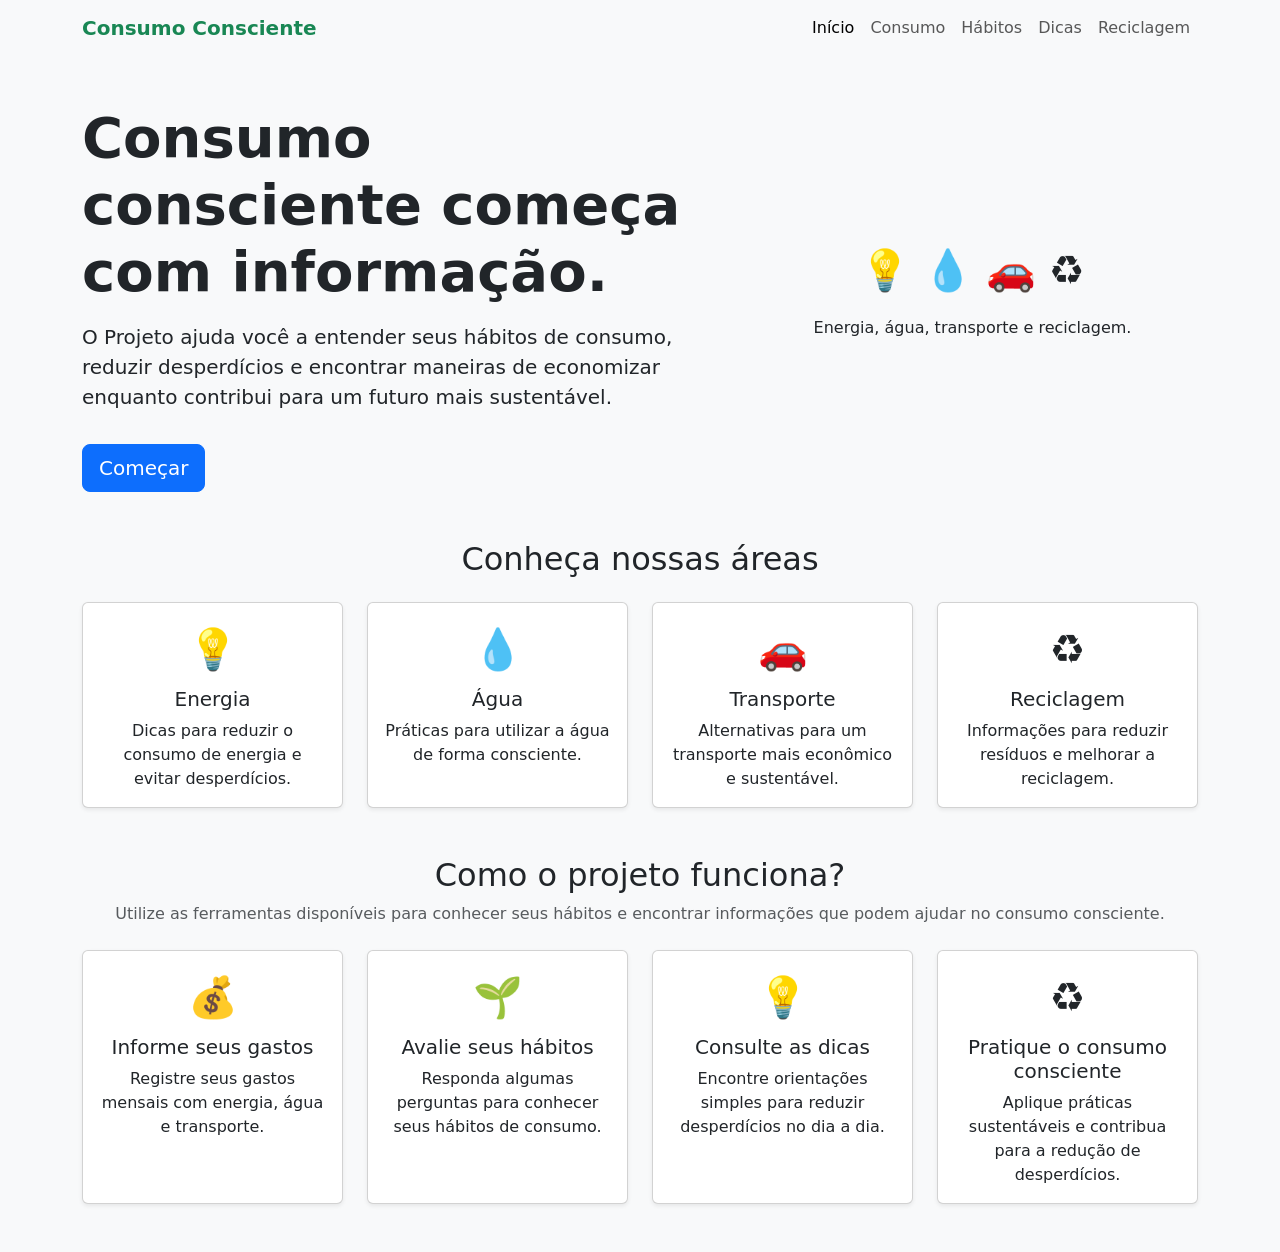
<file: index.html>
<!DOCTYPE html>
<html lang="pt-BR">
<head>
    <meta charset="UTF-8">
    <meta name="viewport" content="width=device-width, initial-scale=1.0">

    <title>Consumo Consciente</title>

    <!-- Bootstrap -->
    <link 
        href="https://cdn.jsdelivr.net/npm/bootstrap@5.3.3/dist/css/bootstrap.min.css" 
        rel="stylesheet"
    >

    <!-- CSS próprio -->
    <link rel="stylesheet" href="css/style.css">
</head>

<body>

    <!-- Menu -->
    <nav class="navbar navbar-expand-lg bg-body-tertiary">
    <div class="container">

        <a class="navbar-brand fw-bold" href="index.html">
            Consumo Consciente
        </a>

        <button 
            class="navbar-toggler"
            type="button"
            data-bs-toggle="collapse"
            data-bs-target="#menu"
        >
            <span class="navbar-toggler-icon"></span>
        </button>

        <div class="collapse navbar-collapse" id="menu">

            <ul class="navbar-nav ms-auto">

                <li class="nav-item">
                    <a class="nav-link active" href="index.html">
                        Início
                    </a>
                </li>

                <li class="nav-item">
                    <a class="nav-link" href="consumo.html">
                        Consumo
                    </a>
                </li>

                <li class="nav-item">
                    <a class="nav-link" href="habitos.html">
                        Hábitos
                    </a>
                </li>

                <li class="nav-item">
                    <a class="nav-link" href="dicas.html">
                        Dicas
                    </a>
                </li>

                <li class="nav-item">
                    <a class="nav-link" href="reciclagem.html">
                        Reciclagem
                    </a>
                </li>

            </ul>

        </div>

    </div>
</nav>


    <!-- Conteúdo principal -->
    <main>

        <section class="container py-5">

            <div class="row align-items-center">

                <div class="col-lg-7">

                    <h1 class="display-4 fw-bold">
                        Consumo consciente começa com informação.
                    </h1>

                    <p class="lead mt-3">
                        O Projeto ajuda você a entender seus hábitos de consumo,
                        reduzir desperdícios e encontrar maneiras de economizar
                        enquanto contribui para um futuro mais sustentável.
                    </p>

                    <a href="consumo.html" class="btn btn-primary btn-lg mt-3">
                        Começar
                    </a>

                </div>

                <div class="col-lg-5 text-center mt-4 mt-lg-0">

                    <div class="fs-1">
                        💡 💧 🚗 ♻️
                    </div>

                    <p class="mt-3">
                        Energia, água, transporte e reciclagem.
                    </p>

                </div>

            </div>

        </section>


        <!-- Áreas do projeto -->
        <section class="container pb-5">

    <h2 class="text-center mb-4">
        Conheça nossas áreas
    </h2>

    <div class="row g-4">

        <!-- Energia -->
        <div class="col-md-6 col-lg-3">

            <a 
                href="dicas.html#energia"
                class="text-decoration-none text-dark"
            >

                <div class="card h-100 shadow-sm">

                    <div class="card-body text-center">

                        <div class="fs-1">💡</div>

                        <h5 class="card-title mt-2">
                            Energia
                        </h5>

                        <p class="card-text">
                            Dicas para reduzir o consumo de energia
                            e evitar desperdícios.
                        </p>

                    </div>

                </div>

            </a>

        </div>


        <!-- Água -->
        <div class="col-md-6 col-lg-3">

            <a 
                href="dicas.html#agua"
                class="text-decoration-none text-dark"
            >

                <div class="card h-100 shadow-sm">

                    <div class="card-body text-center">

                        <div class="fs-1">💧</div>

                        <h5 class="card-title mt-2">
                            Água
                        </h5>

                        <p class="card-text">
                            Práticas para utilizar a água de forma
                            consciente.
                        </p>

                    </div>

                </div>

            </a>

        </div>


        <!-- Transporte -->
        <div class="col-md-6 col-lg-3">

            <a 
                href="dicas.html#transporte"
                class="text-decoration-none text-dark"
            >

                <div class="card h-100 shadow-sm">

                    <div class="card-body text-center">

                        <div class="fs-1">🚗</div>

                        <h5 class="card-title mt-2">
                            Transporte
                        </h5>

                        <p class="card-text">
                            Alternativas para um transporte mais
                            econômico e sustentável.
                        </p>

                    </div>

                </div>

            </a>

        </div>


        <!-- Reciclagem -->
        <div class="col-md-6 col-lg-3">

            <a 
                href="reciclagem.html"
                class="text-decoration-none text-dark"
            >

                <div class="card h-100 shadow-sm">

                    <div class="card-body text-center">

                        <div class="fs-1">♻️</div>

                        <h5 class="card-title mt-2">
                            Reciclagem
                        </h5>

                        <p class="card-text">
                            Informações para reduzir resíduos e
                            melhorar a reciclagem.
                        </p>

                    </div>

                </div>

            </a>

        </div>

    </div>

</section>

<section class="container pb-5">

    <div class="text-center mb-4">

        <h2>Como o projeto funciona?</h2>

        <p class="text-muted">
            Utilize as ferramentas disponíveis para conhecer seus hábitos
            e encontrar informações que podem ajudar no consumo consciente.
        </p>

    </div>

    <div class="row g-4">

        <div class="col-md-6 col-lg-3">

            <a href="consumo.html" class="text-decoration-none text-dark">

                <div class="card h-100 shadow-sm">

                    <div class="card-body text-center">

                        <div class="fs-1">💰</div>

                            <h5 class="mt-2">
                                 Informe seus gastos
                            </h5>

                            <p class="card-text">
                                Registre seus gastos mensais com energia,
                                água e transporte.
                            </p>

                        </div>

                    </div>

                </a>

            </div>


        <div class="col-md-6 col-lg-3">

            <a href="habitos.html" class="text-decoration-none text-dark">

                <div class="card h-100 shadow-sm">

                    <div class="card-body text-center">

                        <div class="fs-1">🌱</div>

                            <h5 class="mt-2">
                                Avalie seus hábitos
                            </h5>

                            <p class="card-text">
                                Responda algumas perguntas para conhecer
                                seus hábitos de consumo.
                            </p>

                        </div>

                    </div>

                </a>

        </div>


        <div class="col-md-6 col-lg-3">

            <a href="dicas.html" class="text-decoration-none text-dark">

                <div class="card h-100 shadow-sm">

                    <div class="card-body text-center">

                        <div class="fs-1">💡</div>

                            <h5 class="mt-2">
                                Consulte as dicas
                            </h5>

                            <p class="card-text">
                                Encontre orientações simples para reduzir
                                desperdícios no dia a dia.
                            </p>

                        </div>

                    </div>

                </a>

            </div>


        <div class="col-md-6 col-lg-3">

            <a href="reciclagem.html" class="text-decoration-none text-dark">

                <div class="card h-100 shadow-sm">

                    <div class="card-body text-center">

                        <div class="fs-1">♻️</div>

                            <h5 class="mt-2">
                                Pratique o consumo consciente
                            </h5>

                            <p class="card-text">
                                Aplique práticas sustentáveis e contribua
                                para a redução de desperdícios.
                            </p>

                        </div>

                    </div>

                </a>

            </div>

    </div>

</section>

    </main>


    <!-- Bootstrap JavaScript -->
    <script 
        src="https://cdn.jsdelivr.net/npm/bootstrap@5.3.3/dist/js/bootstrap.bundle.min.js">
    </script>

    <!-- JavaScript próprio -->
    <script src="js/script.js"></script>

</body>
</html>
</file>
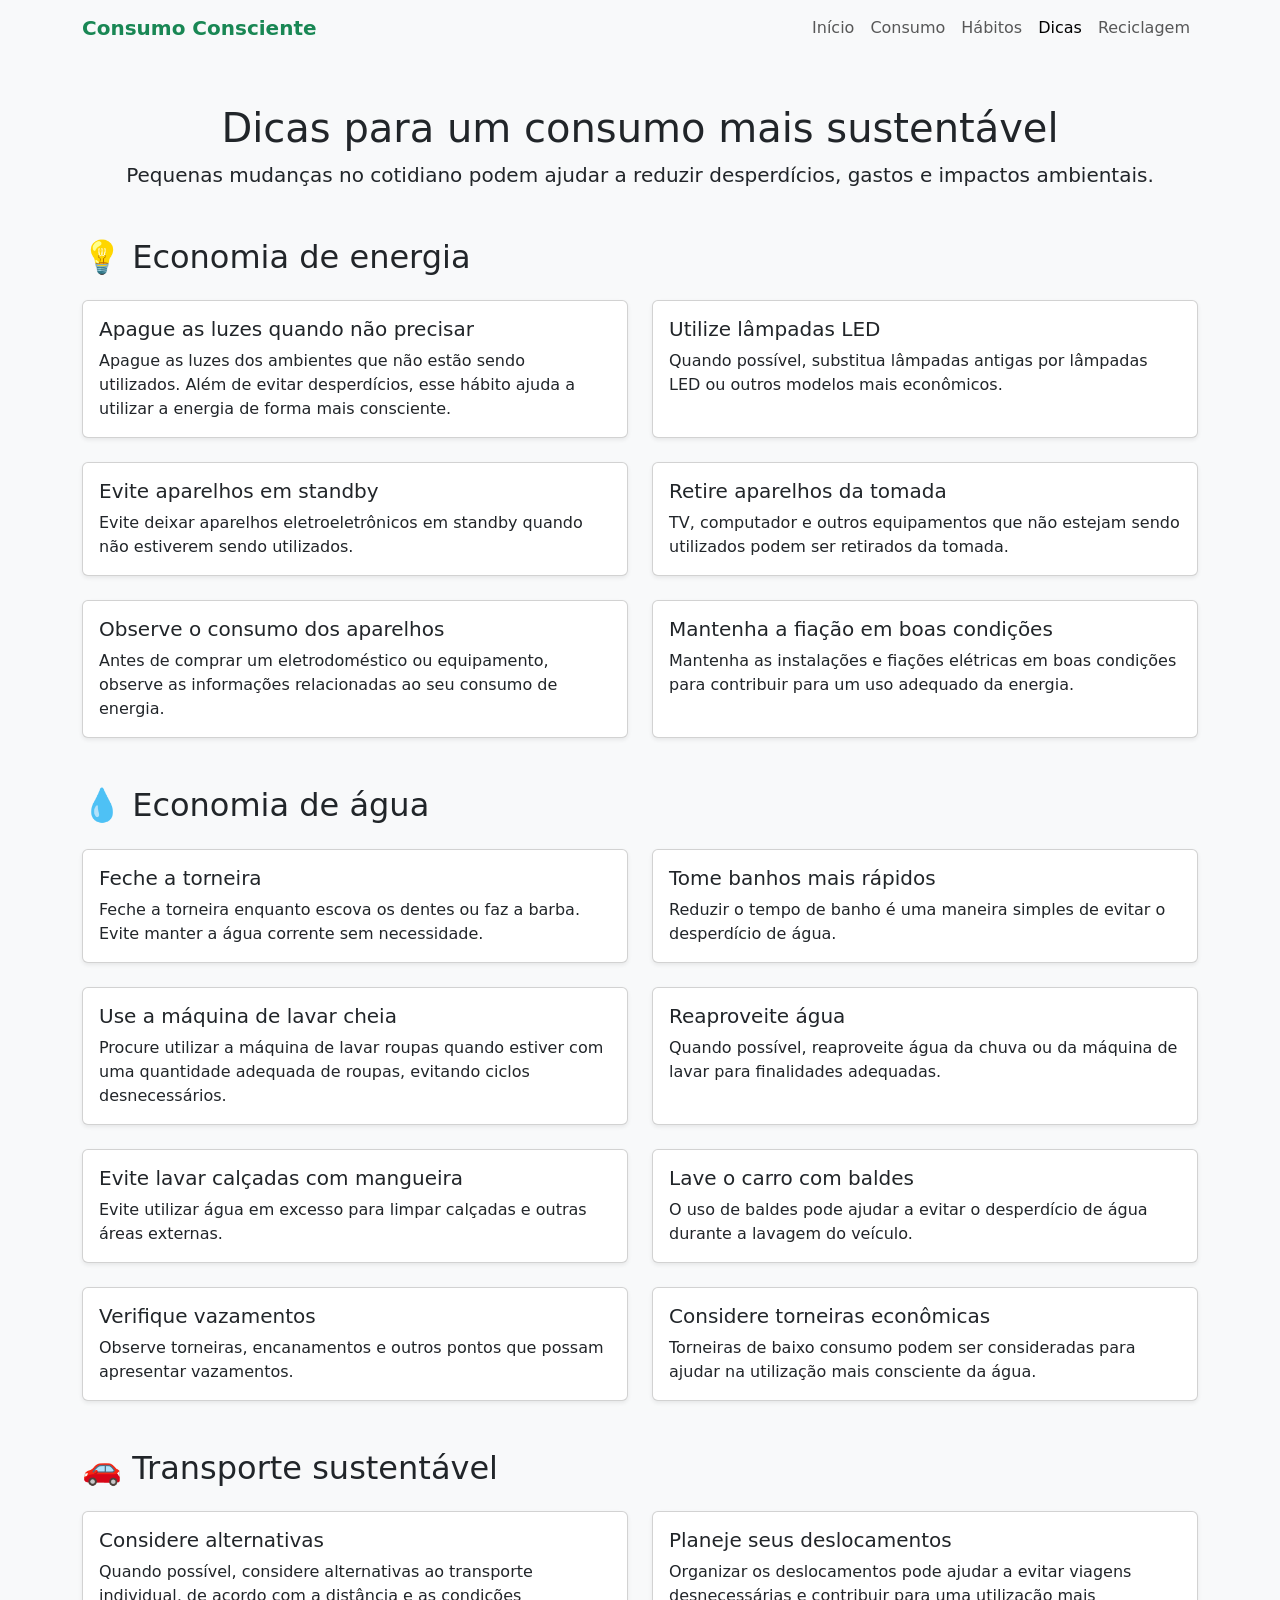
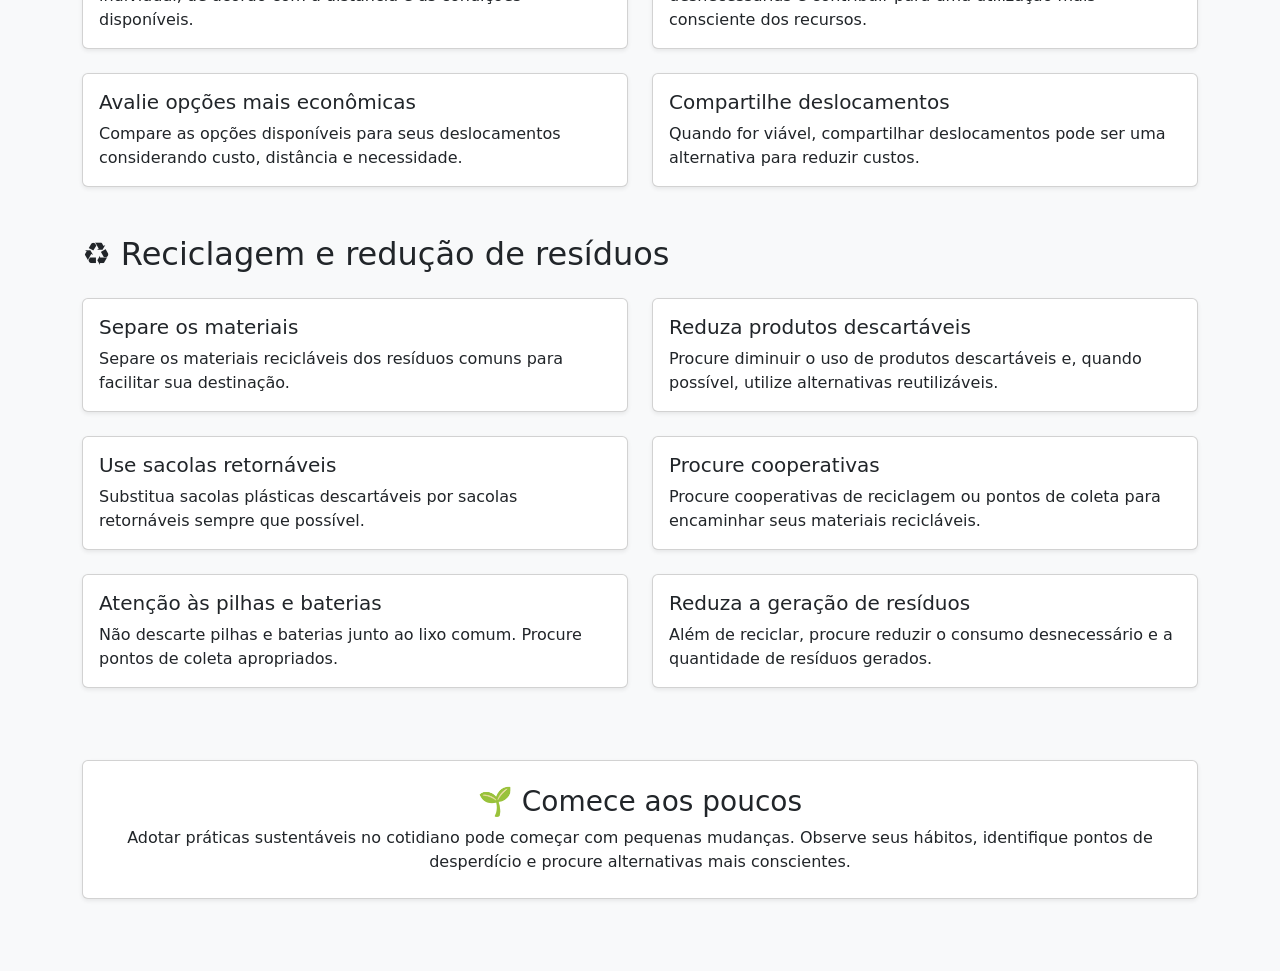
<file: dicas.html>
<!DOCTYPE html>
<html lang="pt-BR">

<head>
    <meta charset="UTF-8">
    <meta name="viewport" content="width=device-width, initial-scale=1.0">

    <title>Dicas Sustentáveis</title>

    <!-- Bootstrap -->
    <link 
        href="https://cdn.jsdelivr.net/npm/bootstrap@5.3.3/dist/css/bootstrap.min.css" 
        rel="stylesheet"
    >

    <!-- CSS próprio -->
    <link rel="stylesheet" href="css/style.css">
</head>

<body>

    <!-- Menu -->
    <nav class="navbar navbar-expand-lg bg-body-tertiary">
        <div class="container">

            <a class="navbar-brand fw-bold" href="index.html">
                Consumo Consciente
            </a>

            <button 
                class="navbar-toggler"
                type="button"
                data-bs-toggle="collapse"
                data-bs-target="#menu"
            >
                <span class="navbar-toggler-icon"></span>
            </button>

            <div class="collapse navbar-collapse" id="menu">

                <ul class="navbar-nav ms-auto">

                    <li class="nav-item">
                        <a class="nav-link" href="index.html">
                            Início
                        </a>
                    </li>

                    <li class="nav-item">
                        <a class="nav-link" href="consumo.html">
                            Consumo
                        </a>
                    </li>

                    <li class="nav-item">
                        <a class="nav-link" href="habitos.html">
                            Hábitos
                        </a>
                    </li>

                    <li class="nav-item">
                        <a class="nav-link active" href="dicas.html">
                            Dicas
                        </a>
                    </li>

                    <li class="nav-item">
                        <a class="nav-link" href="reciclagem.html">
                            Reciclagem
                        </a>
                    </li>

                </ul>

            </div>

        </div>
    </nav>


    <!-- Conteúdo -->
    <main class="container py-5">

        <div class="text-center mb-5">

            <h1>Dicas para um consumo mais sustentável</h1>

            <p class="lead">
                Pequenas mudanças no cotidiano podem ajudar a reduzir
                desperdícios, gastos e impactos ambientais.
            </p>

        </div>


        <!-- Energia -->
        <section id="energia" class="mb-5">

    <h2 class="mb-4">
        💡 Economia de energia
    </h2>

    <div class="row g-4">

        <div class="col-md-6">
            <div class="card h-100 shadow-sm">
                <div class="card-body">
                    <h5 class="card-title">
                        Apague as luzes quando não precisar
                    </h5>
                    <p class="card-text">
                        Apague as luzes dos ambientes que não estão sendo
                        utilizados. Além de evitar desperdícios, esse hábito
                        ajuda a utilizar a energia de forma mais consciente.
                    </p>
                </div>
            </div>
        </div>

        <div class="col-md-6">
            <div class="card h-100 shadow-sm">
                <div class="card-body">
                    <h5 class="card-title">
                        Utilize lâmpadas LED
                    </h5>
                    <p class="card-text">
                        Quando possível, substitua lâmpadas antigas por
                        lâmpadas LED ou outros modelos mais econômicos.
                    </p>
                </div>
            </div>
        </div>

        <div class="col-md-6">
            <div class="card h-100 shadow-sm">
                <div class="card-body">
                    <h5 class="card-title">
                        Evite aparelhos em standby
                    </h5>
                    <p class="card-text">
                        Evite deixar aparelhos eletroeletrônicos em
                        standby quando não estiverem sendo utilizados.
                    </p>
                </div>
            </div>
        </div>

        <div class="col-md-6">
            <div class="card h-100 shadow-sm">
                <div class="card-body">
                    <h5 class="card-title">
                        Retire aparelhos da tomada
                    </h5>
                    <p class="card-text">
                        TV, computador e outros equipamentos que não estejam
                        sendo utilizados podem ser retirados da tomada.
                    </p>
                </div>
            </div>
        </div>

        <div class="col-md-6">
            <div class="card h-100 shadow-sm">
                <div class="card-body">
                    <h5 class="card-title">
                        Observe o consumo dos aparelhos
                    </h5>
                    <p class="card-text">
                        Antes de comprar um eletrodoméstico ou equipamento,
                        observe as informações relacionadas ao seu consumo
                        de energia.
                    </p>
                </div>
            </div>
        </div>

        <div class="col-md-6">
            <div class="card h-100 shadow-sm">
                <div class="card-body">
                    <h5 class="card-title">
                        Mantenha a fiação em boas condições
                    </h5>
                    <p class="card-text">
                        Mantenha as instalações e fiações elétricas em
                        boas condições para contribuir para um uso adequado
                        da energia.
                    </p>
                </div>
            </div>
        </div>

    </div>

</section>


        <!-- Água -->
        <section id="agua" class="mb-5">

    <h2 class="mb-4">
        💧 Economia de água
    </h2>

    <div class="row g-4">

        <div class="col-md-6">
            <div class="card h-100 shadow-sm">
                <div class="card-body">
                    <h5 class="card-title">
                        Feche a torneira
                    </h5>
                    <p class="card-text">
                        Feche a torneira enquanto escova os dentes ou
                        faz a barba. Evite manter a água corrente sem
                        necessidade.
                    </p>
                </div>
            </div>
        </div>

        <div class="col-md-6">
            <div class="card h-100 shadow-sm">
                <div class="card-body">
                    <h5 class="card-title">
                        Tome banhos mais rápidos
                    </h5>
                    <p class="card-text">
                        Reduzir o tempo de banho é uma maneira simples
                        de evitar o desperdício de água.
                    </p>
                </div>
            </div>
        </div>

        <div class="col-md-6">
            <div class="card h-100 shadow-sm">
                <div class="card-body">
                    <h5 class="card-title">
                        Use a máquina de lavar cheia
                    </h5>
                    <p class="card-text">
                        Procure utilizar a máquina de lavar roupas quando
                        estiver com uma quantidade adequada de roupas,
                        evitando ciclos desnecessários.
                    </p>
                </div>
            </div>
        </div>

        <div class="col-md-6">
            <div class="card h-100 shadow-sm">
                <div class="card-body">
                    <h5 class="card-title">
                        Reaproveite água
                    </h5>
                    <p class="card-text">
                        Quando possível, reaproveite água da chuva ou
                        da máquina de lavar para finalidades adequadas.
                    </p>
                </div>
            </div>
        </div>

        <div class="col-md-6">
            <div class="card h-100 shadow-sm">
                <div class="card-body">
                    <h5 class="card-title">
                        Evite lavar calçadas com mangueira
                    </h5>
                    <p class="card-text">
                        Evite utilizar água em excesso para limpar
                        calçadas e outras áreas externas.
                    </p>
                </div>
            </div>
        </div>

        <div class="col-md-6">
            <div class="card h-100 shadow-sm">
                <div class="card-body">
                    <h5 class="card-title">
                        Lave o carro com baldes
                    </h5>
                    <p class="card-text">
                        O uso de baldes pode ajudar a evitar o desperdício
                        de água durante a lavagem do veículo.
                    </p>
                </div>
            </div>
        </div>

        <div class="col-md-6">
            <div class="card h-100 shadow-sm">
                <div class="card-body">
                    <h5 class="card-title">
                        Verifique vazamentos
                    </h5>
                    <p class="card-text">
                        Observe torneiras, encanamentos e outros pontos
                        que possam apresentar vazamentos.
                    </p>
                </div>
            </div>
        </div>

        <div class="col-md-6">
            <div class="card h-100 shadow-sm">
                <div class="card-body">
                    <h5 class="card-title">
                        Considere torneiras econômicas
                    </h5>
                    <p class="card-text">
                        Torneiras de baixo consumo podem ser consideradas
                        para ajudar na utilização mais consciente da água.
                    </p>
                </div>
            </div>
        </div>

    </div>

</section>


        <!-- Transporte -->
        <section id="transporte" class="mb-5">

            <h2 class="mb-4">
                🚗 Transporte sustentável
            </h2>

            <div class="row g-4">

                <div class="col-md-6">
                    <div class="card h-100 shadow-sm">

                        <div class="card-body">

                            <h5 class="card-title">
                                Considere alternativas
                            </h5>

                            <p class="card-text">
                                Quando possível, considere alternativas ao
                                transporte individual, de acordo com a
                                distância e as condições disponíveis.
                            </p>

                        </div>

                    </div>
                </div>


                <div class="col-md-6">
                    <div class="card h-100 shadow-sm">

                        <div class="card-body">

                            <h5 class="card-title">
                                Planeje seus deslocamentos
                            </h5>

                            <p class="card-text">
                                Organizar os deslocamentos pode ajudar a
                                evitar viagens desnecessárias e contribuir
                                para uma utilização mais consciente dos
                                recursos.
                            </p>

                        </div>

                    </div>
                </div>


                <div class="col-md-6">
                    <div class="card h-100 shadow-sm">

                        <div class="card-body">

                            <h5 class="card-title">
                                Avalie opções mais econômicas
                            </h5>

                            <p class="card-text">
                                Compare as opções disponíveis para seus
                                deslocamentos considerando custo,
                                distância e necessidade.
                            </p>

                        </div>

                    </div>
                </div>


                <div class="col-md-6">
                    <div class="card h-100 shadow-sm">

                        <div class="card-body">

                            <h5 class="card-title">
                                Compartilhe deslocamentos
                            </h5>

                            <p class="card-text">
                                Quando for viável, compartilhar deslocamentos
                                pode ser uma alternativa para reduzir custos.
                            </p>

                        </div>

                    </div>
                </div>

            </div>

        </section>


        <!-- Reciclagem -->
        <section id="residuos" class="mb-5">

    <h2 class="mb-4">
        ♻️ Reciclagem e redução de resíduos
    </h2>

    <div class="row g-4">

        <div class="col-md-6">
            <div class="card h-100 shadow-sm">
                <div class="card-body">
                    <h5 class="card-title">
                        Separe os materiais
                    </h5>
                    <p class="card-text">
                        Separe os materiais recicláveis dos resíduos
                        comuns para facilitar sua destinação.
                    </p>
                </div>
            </div>
        </div>

        <div class="col-md-6">
            <div class="card h-100 shadow-sm">
                <div class="card-body">
                    <h5 class="card-title">
                        Reduza produtos descartáveis
                    </h5>
                    <p class="card-text">
                        Procure diminuir o uso de produtos descartáveis
                        e, quando possível, utilize alternativas
                        reutilizáveis.
                    </p>
                </div>
            </div>
        </div>

        <div class="col-md-6">
            <div class="card h-100 shadow-sm">
                <div class="card-body">
                    <h5 class="card-title">
                        Use sacolas retornáveis
                    </h5>
                    <p class="card-text">
                        Substitua sacolas plásticas descartáveis por
                        sacolas retornáveis sempre que possível.
                    </p>
                </div>
            </div>
        </div>

        <div class="col-md-6">
            <div class="card h-100 shadow-sm">
                <div class="card-body">
                    <h5 class="card-title">
                        Procure cooperativas
                    </h5>
                    <p class="card-text">
                        Procure cooperativas de reciclagem ou pontos
                        de coleta para encaminhar seus materiais recicláveis.
                    </p>
                </div>
            </div>
        </div>

        <div class="col-md-6">
            <div class="card h-100 shadow-sm">
                <div class="card-body">
                    <h5 class="card-title">
                        Atenção às pilhas e baterias
                    </h5>
                    <p class="card-text">
                        Não descarte pilhas e baterias junto ao lixo
                        comum. Procure pontos de coleta apropriados.
                    </p>
                </div>
            </div>
        </div>

        <div class="col-md-6">
            <div class="card h-100 shadow-sm">
                <div class="card-body">
                    <h5 class="card-title">
                        Reduza a geração de resíduos
                    </h5>
                    <p class="card-text">
                        Além de reciclar, procure reduzir o consumo
                        desnecessário e a quantidade de resíduos gerados.
                    </p>
                </div>
            </div>
        </div>

    </div>

</section>


        <!-- Mensagem final -->
        <section class="text-center py-4">

            <div class="card shadow-sm">

                <div class="card-body p-4">

                    <h3>
                        🌱 Comece aos poucos
                    </h3>

                    <p class="mb-0">
                        Adotar práticas sustentáveis no cotidiano pode começar
                        com pequenas mudanças. Observe seus hábitos, identifique
                        pontos de desperdício e procure alternativas mais
                        conscientes.
                    </p>

                </div>

            </div>

        </section>

    </main>


    <!-- Bootstrap JS -->
    <script 
        src="https://cdn.jsdelivr.net/npm/bootstrap@5.3.3/dist/js/bootstrap.bundle.min.js">
    </script>

    <!-- JavaScript próprio -->
    <script src="js/script.js"></script>

</body>
</html>
</file>
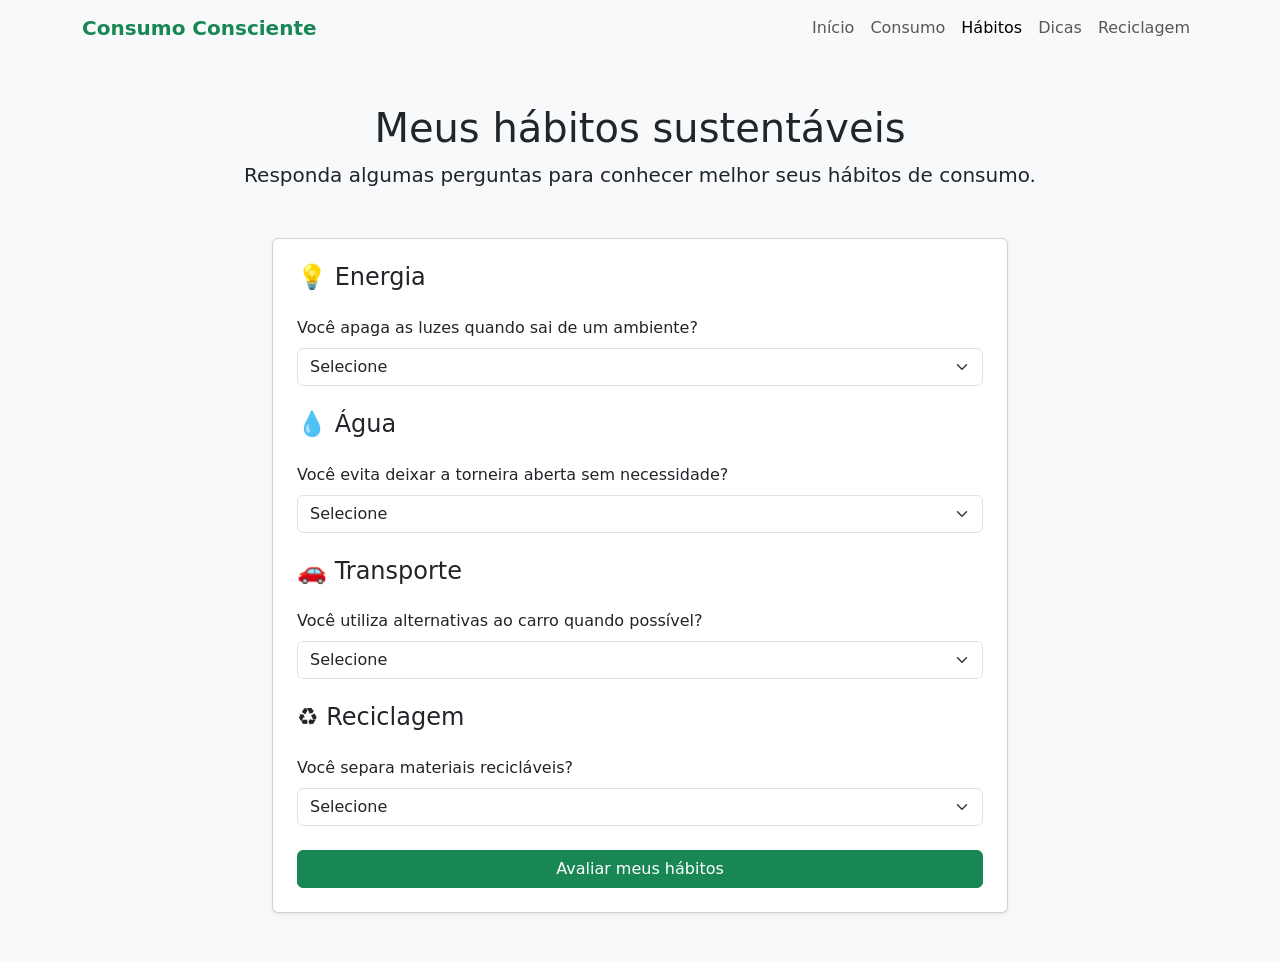
<file: habitos.html>
<!DOCTYPE html>
<html lang="pt-BR">
<head>
    <meta charset="UTF-8">
    <meta name="viewport" content="width=device-width, initial-scale=1.0">

    <title>Hábitos Sustentáveis</title>

    <link 
        href="https://cdn.jsdelivr.net/npm/bootstrap@5.3.3/dist/css/bootstrap.min.css" 
        rel="stylesheet"
    >

    <link rel="stylesheet" href="css/style.css">
</head>

<body>

    <!-- Menu -->
    <nav class="navbar navbar-expand-lg bg-body-tertiary">
        <div class="container">

            <a class="navbar-brand fw-bold" href="index.html">
                Consumo Consciente
            </a>

            <button 
                class="navbar-toggler"
                type="button"
                data-bs-toggle="collapse"
                data-bs-target="#menu"
            >
                <span class="navbar-toggler-icon"></span>
            </button>

            <div class="collapse navbar-collapse" id="menu">

                <ul class="navbar-nav ms-auto">

                    <li class="nav-item">
                        <a class="nav-link" href="index.html">
                            Início
                        </a>
                    </li>

                    <li class="nav-item">
                        <a class="nav-link" href="consumo.html">
                            Consumo
                        </a>
                    </li>

                    <li class="nav-item">
                        <a class="nav-link active" href="habitos.html">
                            Hábitos
                        </a>
                    </li>

                    <li class="nav-item">
                        <a class="nav-link" href="dicas.html">
                            Dicas
                        </a>
                    </li>

                    <li class="nav-item">
                        <a class="nav-link" href="reciclagem.html">
                            Reciclagem
                        </a>
                    </li>

                </ul>

            </div>

        </div>
    </nav>


    <!-- Conteúdo -->
    <main class="container py-5">

        <div class="text-center mb-5">

            <h1>Meus hábitos sustentáveis</h1>

            <p class="lead">
                Responda algumas perguntas para conhecer melhor
                seus hábitos de consumo.
            </p>

        </div>


        <div class="row justify-content-center">

            <div class="col-lg-8">

                <div class="card shadow-sm">

                    <div class="card-body p-4">

                        <h4 class="mb-4">
                            💡 Energia
                        </h4>

                        <label class="form-label">
                            Você apaga as luzes quando sai de um ambiente?
                        </label>

                        <select class="form-select mb-4" id="luzes">
                            <option value="">Selecione</option>
                            <option value="sim">Sempre</option>
                            <option value="as-vezes">Às vezes</option>
                            <option value="nao">Nunca</option>
                        </select>


                        <h4 class="mb-4">
                            💧 Água
                        </h4>

                        <label class="form-label">
                            Você evita deixar a torneira aberta sem necessidade?
                        </label>

                        <select class="form-select mb-4" id="torneira">
                            <option value="">Selecione</option>
                            <option value="sim">Sempre</option>
                            <option value="as-vezes">Às vezes</option>
                            <option value="nao">Nunca</option>
                        </select>


                        <h4 class="mb-4">
                            🚗 Transporte
                        </h4>

                        <label class="form-label">
                            Você utiliza alternativas ao carro quando possível?
                        </label>

                        <select class="form-select mb-4" id="transporteHabito">
                            <option value="">Selecione</option>
                            <option value="sim">Sempre</option>
                            <option value="as-vezes">Às vezes</option>
                            <option value="nao">Nunca</option>
                        </select>


                        <h4 class="mb-4">
                            ♻️ Reciclagem
                        </h4>

                        <label class="form-label">
                            Você separa materiais recicláveis?
                        </label>

                        <select class="form-select mb-4" id="reciclagemHabito">
                            <option value="">Selecione</option>
                            <option value="sim">Sempre</option>
                            <option value="as-vezes">Às vezes</option>
                            <option value="nao">Nunca</option>
                        </select>


                        <button
                            type="button"
                            class="btn btn-success w-100"
                            onclick="avaliarHabitos()"
                        >
                            Avaliar meus hábitos
                        </button>


                        <div
                            id="resultadoHabitos"
                            class="alert alert-success mt-4 d-none"
                        >
                        </div>

                    </div>

                </div>

            </div>

        </div>

    </main>


    <script 
        src="https://cdn.jsdelivr.net/npm/bootstrap@5.3.3/dist/js/bootstrap.bundle.min.js">
    </script>

    <script src="js/script.js"></script>

</body>
</html>
</file>
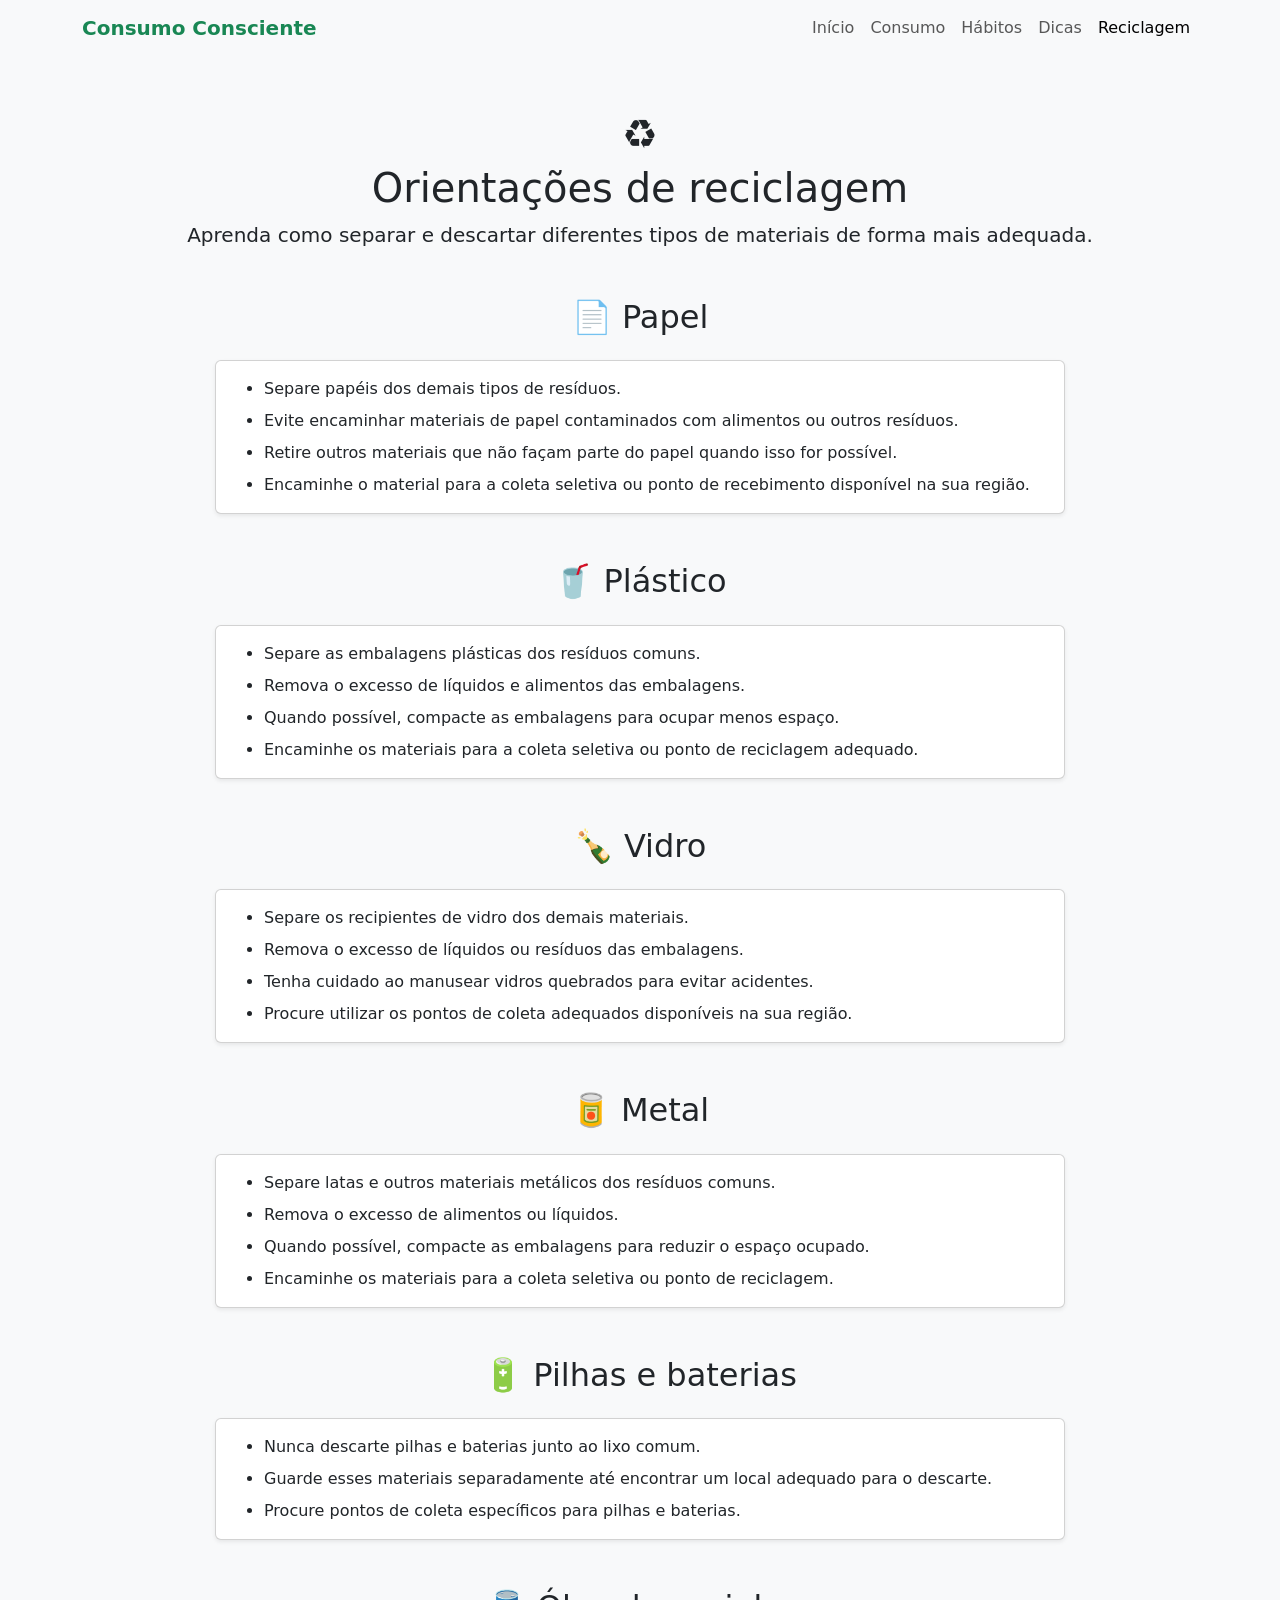
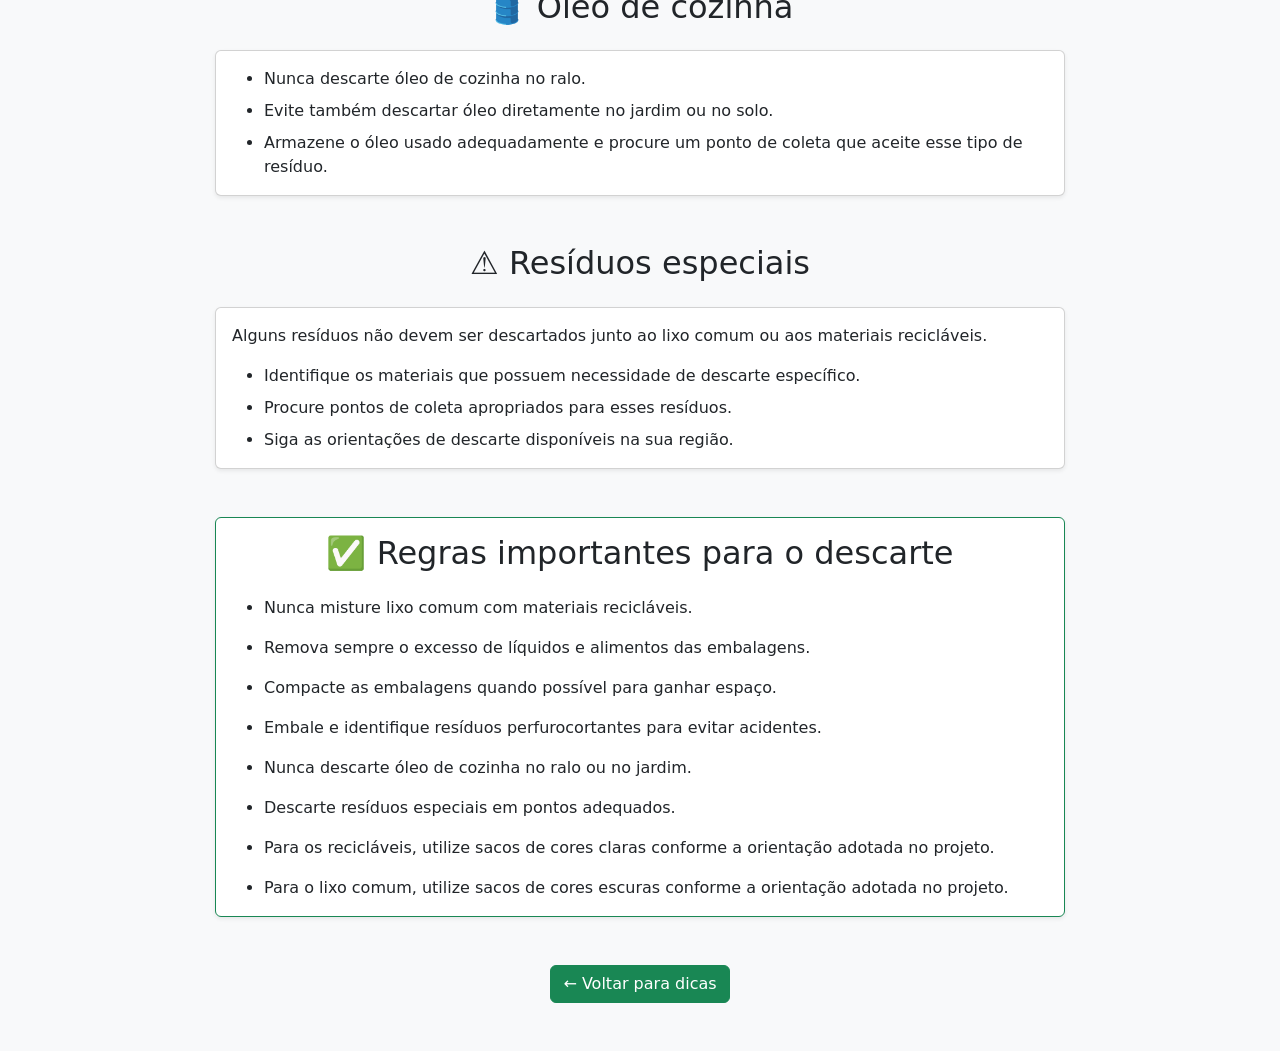
<file: reciclagem.html>
<!DOCTYPE html>
<html lang="pt-BR">
<head>
    <meta charset="UTF-8">
    <meta name="viewport" content="width=device-width, initial-scale=1.0">

    <title>Reciclagem</title>

    <!-- Bootstrap -->
    <link 
        href="https://cdn.jsdelivr.net/npm/bootstrap@5.3.3/dist/css/bootstrap.min.css" 
        rel="stylesheet"
    >

    <!-- CSS próprio -->
    <link rel="stylesheet" href="css/style.css">
</head>

<body>

    <!-- Menu -->
    <nav class="navbar navbar-expand-lg bg-body-tertiary">
        <div class="container">

            <a class="navbar-brand fw-bold" href="index.html">
                Consumo Consciente
            </a>

            <button 
                class="navbar-toggler"
                type="button"
                data-bs-toggle="collapse"
                data-bs-target="#menu"
            >
                <span class="navbar-toggler-icon"></span>
            </button>

            <div class="collapse navbar-collapse" id="menu">

                <ul class="navbar-nav ms-auto">

                    <li class="nav-item">
                        <a class="nav-link" href="index.html">
                            Início
                        </a>
                    </li>

                    <li class="nav-item">
                        <a class="nav-link" href="consumo.html">
                            Consumo
                        </a>
                    </li>

                    <li class="nav-item">
                        <a class="nav-link" href="habitos.html">
                            Hábitos
                        </a>
                    </li>

                    <li class="nav-item">
                        <a class="nav-link" href="dicas.html">
                            Dicas
                        </a>
                    </li>

                    <li class="nav-item">
                        <a class="nav-link active" href="reciclagem.html">
                            Reciclagem
                        </a>
                    </li>

                </ul>

            </div>

        </div>
    </nav>


    <main class="container py-5 pagina-reciclagem">

        <!-- Introdução -->
        <div class="text-center mb-5">

            <div class="fs-1">♻️</div>

            <h1>Orientações de reciclagem</h1>

            <p class="lead">
                Aprenda como separar e descartar diferentes tipos
                de materiais de forma mais adequada.
            </p>

        </div>


        <!-- PAPEL -->
        <section class="mb-5">

            <h2 class="mb-4">📄 Papel</h2>

            <div class="card shadow-sm">

                <div class="card-body">

                    <ul class="mb-0">

                        <li class="mb-2">
                            Separe papéis dos demais tipos de resíduos.
                        </li>

                        <li class="mb-2">
                            Evite encaminhar materiais de papel contaminados
                            com alimentos ou outros resíduos.
                        </li>

                        <li class="mb-2">
                            Retire outros materiais que não façam parte
                            do papel quando isso for possível.
                        </li>

                        <li>
                            Encaminhe o material para a coleta seletiva
                            ou ponto de recebimento disponível na sua região.
                        </li>

                    </ul>

                </div>

            </div>

        </section>


        <!-- PLÁSTICO -->
        <section class="mb-5">

            <h2 class="mb-4">🥤 Plástico</h2>

            <div class="card shadow-sm">

                <div class="card-body">

                    <ul class="mb-0">

                        <li class="mb-2">
                            Separe as embalagens plásticas dos resíduos comuns.
                        </li>

                        <li class="mb-2">
                            Remova o excesso de líquidos e alimentos das embalagens.
                        </li>

                        <li class="mb-2">
                            Quando possível, compacte as embalagens para
                            ocupar menos espaço.
                        </li>

                        <li>
                            Encaminhe os materiais para a coleta seletiva
                            ou ponto de reciclagem adequado.
                        </li>

                    </ul>

                </div>

            </div>

        </section>


        <!-- VIDRO -->
        <section class="mb-5">

            <h2 class="mb-4">🍾 Vidro</h2>

            <div class="card shadow-sm">

                <div class="card-body">

                    <ul class="mb-0">

                        <li class="mb-2">
                            Separe os recipientes de vidro dos demais materiais.
                        </li>

                        <li class="mb-2">
                            Remova o excesso de líquidos ou resíduos das embalagens.
                        </li>

                        <li class="mb-2">
                            Tenha cuidado ao manusear vidros quebrados
                            para evitar acidentes.
                        </li>

                        <li>
                            Procure utilizar os pontos de coleta adequados
                            disponíveis na sua região.
                        </li>

                    </ul>

                </div>

            </div>

        </section>


        <!-- METAL -->
        <section class="mb-5">

            <h2 class="mb-4">🥫 Metal</h2>

            <div class="card shadow-sm">

                <div class="card-body">

                    <ul class="mb-0">

                        <li class="mb-2">
                            Separe latas e outros materiais metálicos
                            dos resíduos comuns.
                        </li>

                        <li class="mb-2">
                            Remova o excesso de alimentos ou líquidos.
                        </li>

                        <li class="mb-2">
                            Quando possível, compacte as embalagens
                            para reduzir o espaço ocupado.
                        </li>

                        <li>
                            Encaminhe os materiais para a coleta seletiva
                            ou ponto de reciclagem.
                        </li>

                    </ul>

                </div>

            </div>

        </section>


        <!-- PILHAS E BATERIAS -->
        <section class="mb-5">

            <h2 class="mb-4">🔋 Pilhas e baterias</h2>

            <div class="card shadow-sm">

                <div class="card-body">

                    <ul class="mb-0">

                        <li class="mb-2">
                            Nunca descarte pilhas e baterias junto ao lixo comum.
                        </li>

                        <li class="mb-2">
                            Guarde esses materiais separadamente até encontrar
                            um local adequado para o descarte.
                        </li>

                        <li>
                            Procure pontos de coleta específicos para
                            pilhas e baterias.
                        </li>

                    </ul>

                </div>

            </div>

        </section>


        <!-- ÓLEO DE COZINHA -->
        <section class="mb-5">

            <h2 class="mb-4">🛢️ Óleo de cozinha</h2>

            <div class="card shadow-sm">

                <div class="card-body">

                    <ul class="mb-0">

                        <li class="mb-2">
                            Nunca descarte óleo de cozinha no ralo.
                        </li>

                        <li class="mb-2">
                            Evite também descartar óleo diretamente
                            no jardim ou no solo.
                        </li>

                        <li>
                            Armazene o óleo usado adequadamente e procure
                            um ponto de coleta que aceite esse tipo de resíduo.
                        </li>

                    </ul>

                </div>

            </div>

        </section>


        <!-- RESÍDUOS ESPECIAIS -->
        <section class="mb-5">

            <h2 class="mb-4">⚠️ Resíduos especiais</h2>

            <div class="card shadow-sm">

                <div class="card-body">

                    <p>
                        Alguns resíduos não devem ser descartados junto
                        ao lixo comum ou aos materiais recicláveis.
                    </p>

                    <ul class="mb-0">

                        <li class="mb-2">
                            Identifique os materiais que possuem
                            necessidade de descarte específico.
                        </li>

                        <li class="mb-2">
                            Procure pontos de coleta apropriados
                            para esses resíduos.
                        </li>

                        <li>
                            Siga as orientações de descarte disponíveis
                            na sua região.
                        </li>

                    </ul>

                </div>

            </div>

        </section>


        <!-- REGRAS IMPORTANTES -->
        <section class="mb-5">

            <div class="card shadow-sm border-success">

                <div class="card-body">

                    <h2 class="mb-4">
                        ✅ Regras importantes para o descarte
                    </h2>

                    <ul class="mb-0">

                        <li class="mb-3">
                            Nunca misture lixo comum com materiais recicláveis.
                        </li>

                        <li class="mb-3">
                            Remova sempre o excesso de líquidos e alimentos
                            das embalagens.
                        </li>

                        <li class="mb-3">
                            Compacte as embalagens quando possível para
                            ganhar espaço.
                        </li>

                        <li class="mb-3">
                            Embale e identifique resíduos perfurocortantes
                            para evitar acidentes.
                        </li>

                        <li class="mb-3">
                            Nunca descarte óleo de cozinha no ralo ou no jardim.
                        </li>

                        <li class="mb-3">
                            Descarte resíduos especiais em pontos adequados.
                        </li>

                        <li class="mb-3">
                            Para os recicláveis, utilize sacos de cores claras
                            conforme a orientação adotada no projeto.
                        </li>

                        <li>
                            Para o lixo comum, utilize sacos de cores escuras
                            conforme a orientação adotada no projeto.
                        </li>

                    </ul>

                </div>

            </div>

        </section>


        <!-- VOLTAR -->
        <div class="text-center">

            <a href="dicas.html" class="btn btn-success">
                ← Voltar para dicas
            </a>

        </div>

    </main>


    <!-- Bootstrap JS -->
    <script 
        src="https://cdn.jsdelivr.net/npm/bootstrap@5.3.3/dist/js/bootstrap.bundle.min.js">
    </script>

    <script src="js/script.js"></script>

</body>
</html>
</file>
<file: css/style.css>
body {
    background-color: #f8f9fa;
}

.navbar-brand {
    color: #198754;
}

.card {
    transition: transform 0.2s;
}

.card:hover {
    transform: translateY(-5px);
}

/* Layout específico da página de reciclagem */
.pagina-reciclagem section.mb-5 {
    max-width: 850px;
    margin-left: auto;
    margin-right: auto;
}

.pagina-reciclagem section.mb-5 .card-body {
    text-align: left;
}

.pagina-reciclagem section.mb-5 h2 {
    text-align: center;
}
</file>
